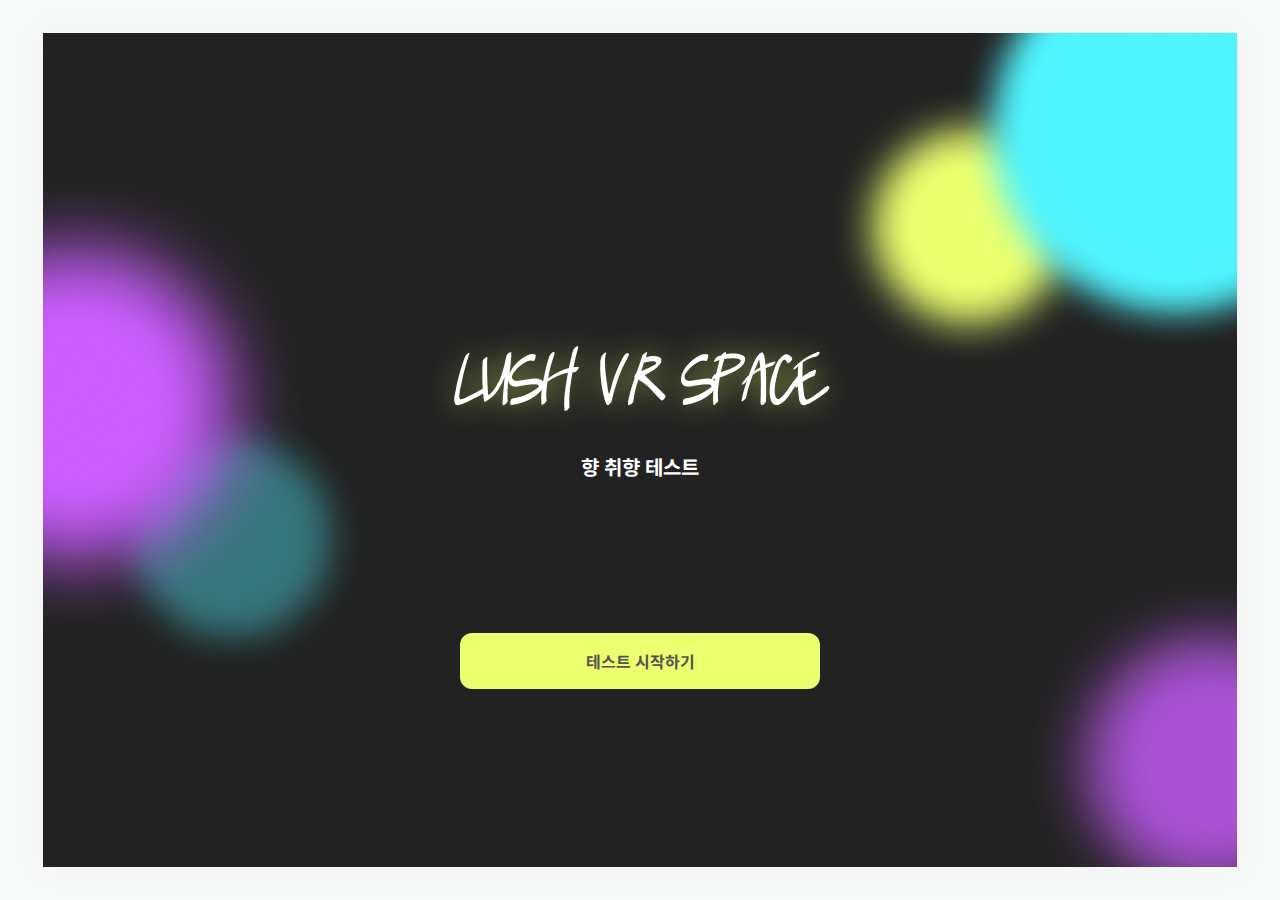
<file: index.html>
<!DOCTYPE html>
<html lang="en">
<head>
  <meta charset="UTF-8">
  <meta http-equiv="X-UA-Compatible" content="IE=edge">
  <meta name="viewport" content="width=device-width, initial-scale=1.0">
  <link href="style.css" rel="stylesheet">
  <link rel="preconnect" href="https://fonts.googleapis.com">
  <link rel="preconnect" href="https://fonts.gstatic.com" crossorigin>
  <link href="https://fonts.googleapis.com/css2?family=Noto+Sans+KR:wght@100;300;400;500;700;900&display=swap" rel="stylesheet">
  <title>Document</title>
</head>
<body>
  <div class="wrapper">
    <div class="container">
      <!--배경-->
      <img class="background" src="images/splash.png">

      <!--타이틀-->
      <img class="splashTitle" src="images/Title.png">

      <!--서브 타이틀-->
      <h2 class="splashSubTitle">향 취향 테스트</h2>

      <!--시작 버튼-->
      <div class="splashButton"><a href="login.html">테스트 시작하기</a></div>
    </div>
  </div>
</body>
</html>
</file>
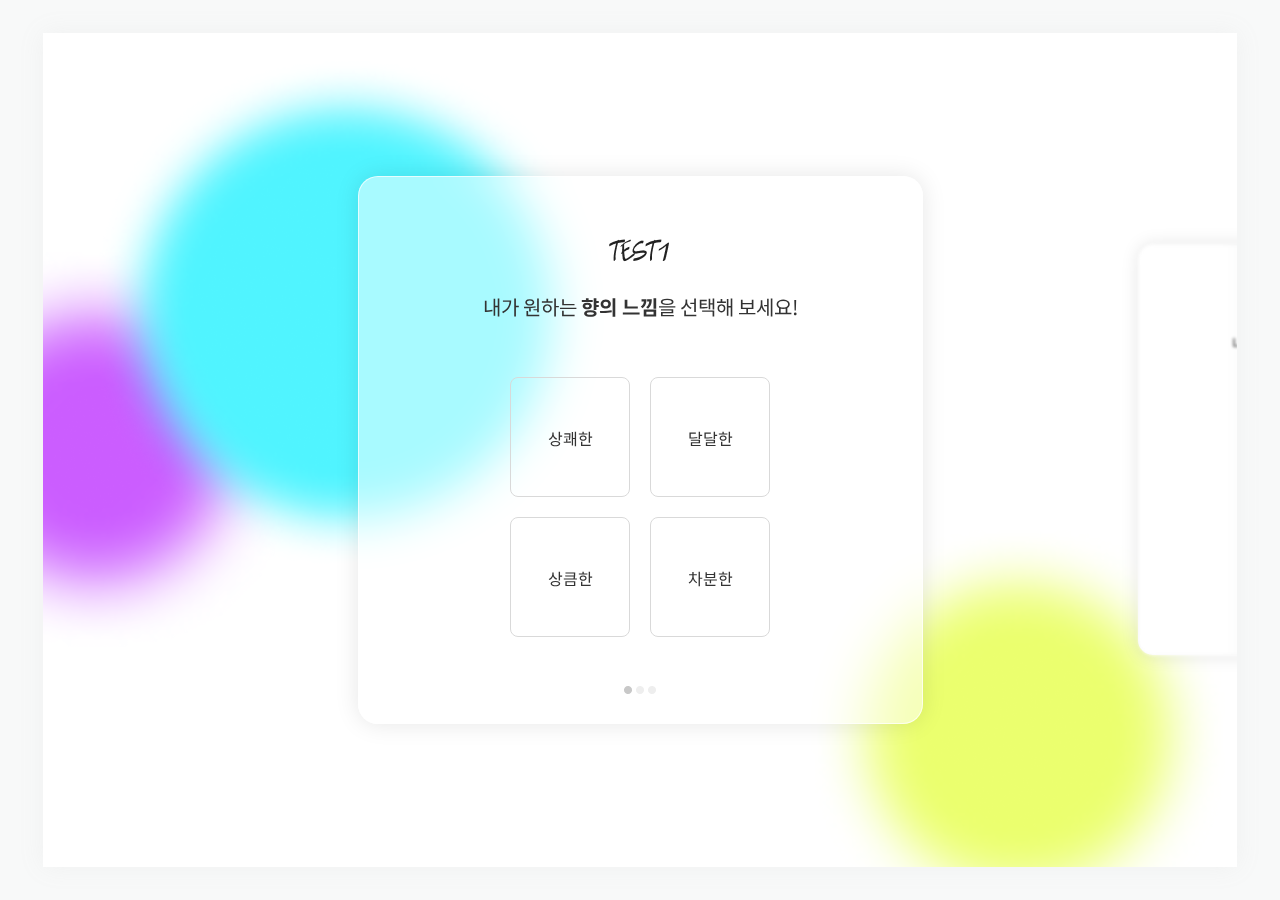
<file: Index.html>
<!DOCTYPE html>
<html lang="en">
<head>
  <meta charset="UTF-8">
  <meta http-equiv="X-UA-Compatible" content="IE=edge">
  <meta name="viewport" content="width=device-width, initial-scale=1.0">
  <link href="style.css" rel="stylesheet">
  <link rel="preconnect" href="https://fonts.googleapis.com">
<link rel="preconnect" href="https://fonts.gstatic.com" crossorigin>
<link href="https://fonts.googleapis.com/css2?family=Noto+Sans+KR:wght@100;300;400;500;700;900&display=swap" rel="stylesheet">
  <title>Lush Test</title>
</head>

<body>
  
  <div class="wrapper">
    <div class="container">
      
      <!--배경-->
      <img class="background" src="images/background.png">

      <div class="test-flex">
        <div class="test">
          <div class="testSlider">
            <!--질문 1-->
            <div class="testWrapper">
              <div class="testContainer1">
                <div class="number">
                  <img src="images/Test1.png">
                </div>
                <h2 class="title">내가 원하는 <b>향의 느낌</b>을 선택해 보세요!</h2>
                <div class="answers-wrapper">
                  <div class="answers">
                    <div class="selection selection1-1 a1">
                      <p class="main">상쾌한</p>
                    </div>
        
                    <div class="selection selection1-2 a2">
                      <p class="main">달달한</p>
                    </div>
        
                    <div class="selection selection1-3 a3">
                      <p class="main">상큼한</p>
                    </div>
        
                    <div class="selection selection1-4 a4">
                      <p class="main">차분한</p>
                    </div>
                  </div>
                </div>
                <div class="page">
                  <img src="images/Page1.png">
                </div>
              </div>
            </div>
    
            <!--질문 2-->
            <div class="testWrapper">
              <div class="testContainer2">
                <div class="number">
                  <img src="images/Test2.png">
                </div>
                <h2 class="title">내가 원하는 <b>향의 느낌</b>을 선택해 보세요!</h2>
                <div class="answers-wrapper">
                  <div class="answers">
                    <div class="selection selection2-1 a1">
                      <p class="main">가벼운</p>
                    </div>
        
                    <div class="selection selection2-2 a2">
                      <p class="main">부드러운</p>
                    </div>
        
                    <div class="selection selection2-3 a3">
                      <p class="main">짙은</p>
                    </div>
        
                    <div class="selection selection2-4 a4">
                      <p class="main">무거운</p>
                    </div>
                  </div>
                </div>
                <div class="page">
                  <img src="images/Page2.png">
                </div>
              </div>
            </div>
    
            <!--질문 3-->
            <div class="testWrapper">
              <div class="testContainer3">
                <div class="number">
                  <img src="images/Test3.png">
                </div>
                <h2 class="title">내가 원하는 <b>향의 느낌</b>을 선택해 보세요!</h2>
                <div class="answers-wrapper">
                  <div class="answers">
                    <div class="selection selection3-1 a1">
                      <p class="main">여성적인</p>
                    </div>
        
                    <div class="selection selection3-2 a2">
                      <p class="main">남성적인</p>
                    </div>
        
                    <div class="selection selection3-3 a3">
                      <p class="main">중성적인</p>
                    </div>
        
                    <div class="selection selection3-4 a4">
                      <p class="main">해당없음</p>
                    </div>
                  </div>
                </div>
                <div class="page">
                  <img src="images/Page3.png">
                </div>
              </div>
            </div>
    
            <!--테스트 결과 설명-->
            <div class="testWrapper">
              <div class="testContainer4">
                <div class="resultImg">
                  <img src="images/Result.png">
                </div>
                <p class="result">테스트를 마쳤습니다.<br><br>
                  이제 VR 기기를 착용하고,<br>
                  테스트 결과를 확인하여 취향을 파악하세요!</p>
                <div class="button"><a href="#">취향 파악하러 가기</a></div>
              </div>
            </div>
          </div>
        </div>
      </div>
    </div>
  </div>
</body>

<script src="carousel.js"></script>
</html>
</file>
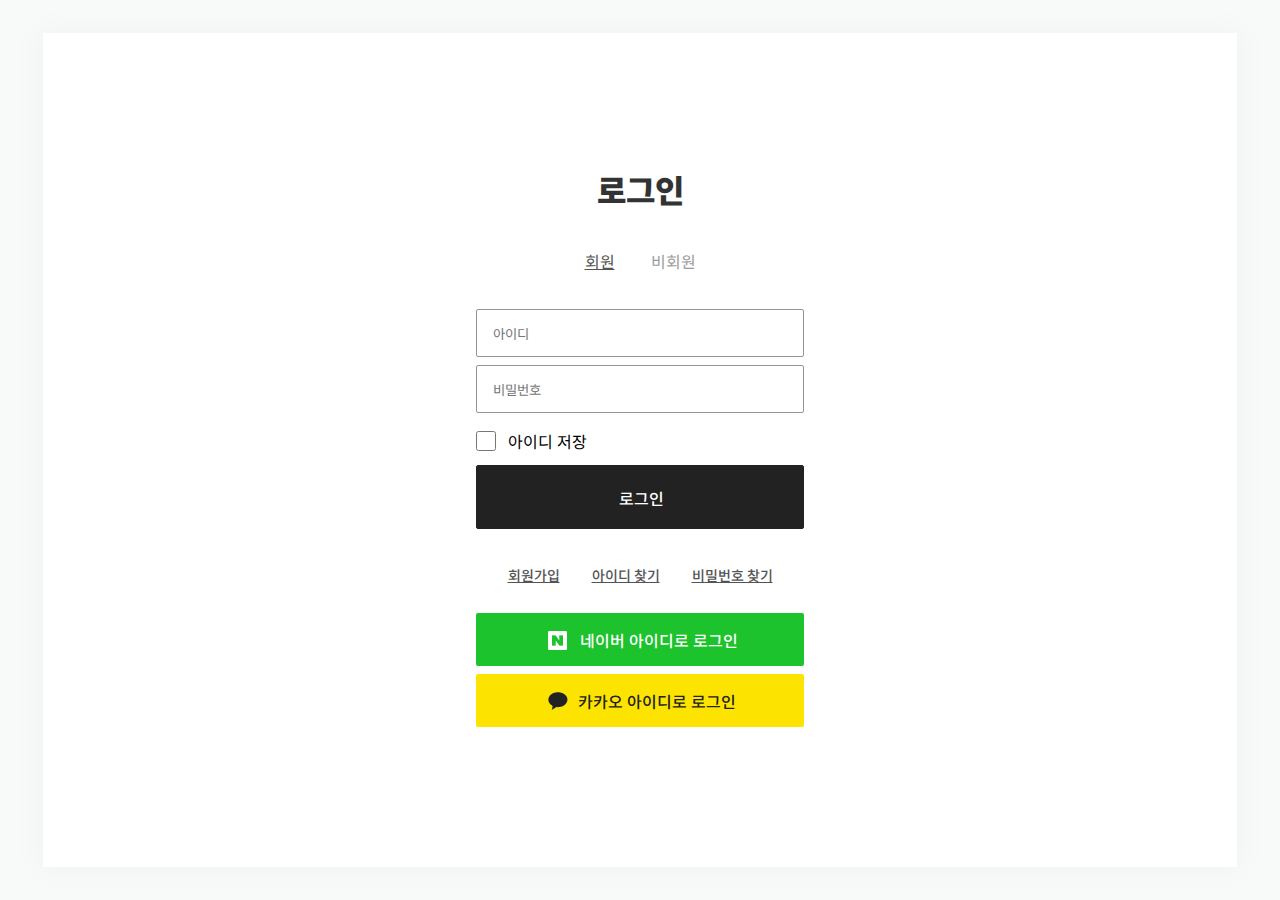
<file: login.html>
<!DOCTYPE html>
<html lang="en">
<head>
  <meta charset="UTF-8">
  <meta http-equiv="X-UA-Compatible" content="IE=edge">
  <meta name="viewport" content="width=device-width, initial-scale=1.0">
  <link href="style.css" rel="stylesheet">
  <link rel="preconnect" href="https://fonts.googleapis.com">
  <link rel="preconnect" href="https://fonts.gstatic.com" crossorigin>
  <link href="https://fonts.googleapis.com/css2?family=Noto+Sans+KR:wght@100;300;400;500;700;900&display=swap" rel="stylesheet">
  <title>Document</title>
</head>
<body>
  <div class="wrapper">
    <div class="container">
      <div class="backgroundColor">
        <h2 class="loginTitle">로그인</h2>
        <div class="memberType">
          <a href="#" class="member">회원</a>
          <a href="#" class="nonMember">비회원</a>
        </div>
        <div class="loginInput">
          <input type="text" placeholder="아이디">
          <input type="text" placeholder="비밀번호">
        </div>
        <div class="idSave">
          <input type="checkbox">
          <p>아이디 저장</p>
        </div>
        <div class="loginButton">
          <a href="lushTest.html">로그인</a>
        </div>
        <div class="idInfo">
          <a href="#">회원가입</a>
          <a href="#">아이디 찾기</a>
          <a href="#">비밀번호 찾기</a>
        </div>
        <div class="naverButton">
          <img src="images/naver.png" alt="naver">
          <p>네이버 아이디로 로그인</p>
        </div>
        <div class="kakaoButton">
          <img src="images/kakao.png" alt="kakao">
          <p>카카오 아이디로 로그인</p>
        </div>
      </div>
    </div>
  </div>
</body>
</html>
</file>
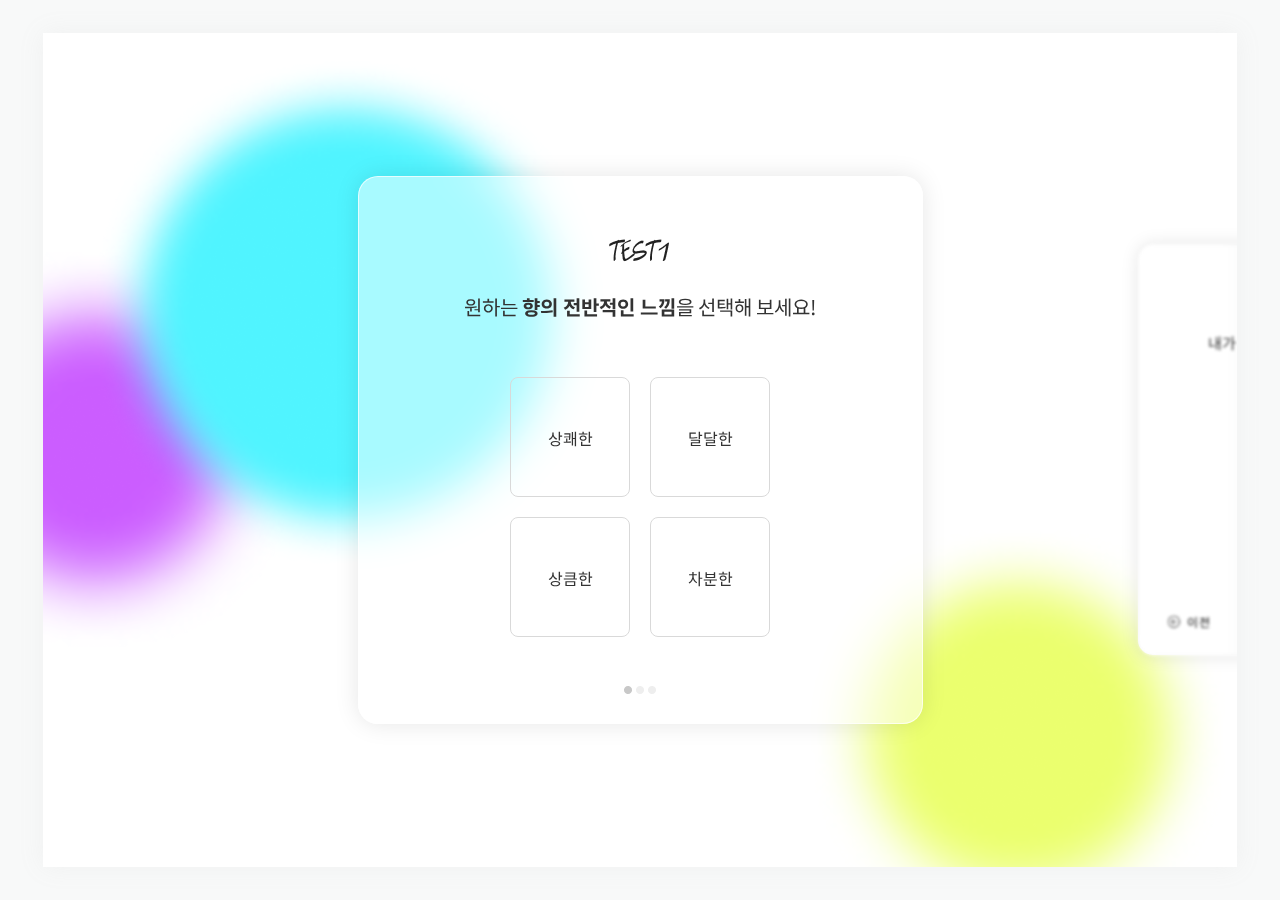
<file: lushTest.html>
<!DOCTYPE html>
<html lang="en">
<head>
  <meta charset="UTF-8">
  <meta http-equiv="X-UA-Compatible" content="IE=edge">
  <meta name="viewport" content="width=device-width, initial-scale=1.0">
  <link href="style.css" rel="stylesheet">
  <link rel="preconnect" href="https://fonts.googleapis.com">
  <link rel="preconnect" href="https://fonts.gstatic.com" crossorigin>
  <link href="https://fonts.googleapis.com/css2?family=Noto+Sans+KR:wght@100;300;400;500;700;900&display=swap" rel="stylesheet">
  <title>Lush Test</title>
</head>

<body>
  
  <div class="wrapper">
    <div class="container">
      
      <!--배경-->
      <img class="background" src="images/background.png">

      <div class="test-flex">
        <div class="test">
          <div class="testSlider">
            <!--질문 1-->
            <div class="testWrapper">
              <div class="testContainer1">
                <div class="number">
                  <img src="images/Test1.png">
                </div>
                <h2 class="title">원하는 <b>향의 전반적인 느낌</b>을 선택해 보세요!</h2>
                <div class="answers-wrapper">
                  <div class="answers">
                    <div class="selection selection1-1 a1">
                      <p class="main">상쾌한</p>
                    </div>
        
                    <div class="selection selection1-2 a2">
                      <p class="main">달달한</p>
                    </div>
        
                    <div class="selection selection1-3 a3">
                      <p class="main">상큼한</p>
                    </div>
        
                    <div class="selection selection1-4 a4">
                      <p class="main">차분한</p>
                    </div>
                  </div>
                </div>
                <div class="page">
                  <img src="images/Page1.png">
                </div>
              </div>
            </div>
    
            <!--질문 2-->
            <div class="testWrapper">
              <div class="testContainer2">
                <div class="number">
                  <img src="images/Test2.png">
                </div>
                <h2 class="title">내가 원하는 <b>향의 강도 및 농도</b>를 선택해 보세요!</h2>
                <div class="answers-wrapper">
                  <div class="answers">
                    <div class="selection selection2-1 a1">
                      <p class="main">가벼운</p>
                    </div>
        
                    <div class="selection selection2-2 a2">
                      <p class="main">부드러운</p>
                    </div>
        
                    <div class="selection selection2-3 a3">
                      <p class="main">짙은</p>
                    </div>
        
                    <div class="selection selection2-4 a4">
                      <p class="main">무거운</p>
                    </div>
                  </div>
                </div>
                <div class="back1">
                  <img src="images/back.png" alt="back">
                  <p>이전</p>
                </div>
                <div class="page">
                  <img src="images/Page2.png">
                </div>
              </div>
            </div>
    
            <!--질문 3-->
            <div class="testWrapper">
              <div class="testContainer3">
                <div class="number">
                  <img src="images/Test3.png">
                </div>
                <h2 class="title">내가 원하는 <b>향의 분위기</b>를 선택해 보세요!</h2>
                <div class="answers-wrapper">
                  <div class="answers">
                    <div class="selection selection3-1 a1">
                      <p class="main">여성적인</p>
                    </div>
        
                    <div class="selection selection3-2 a2">
                      <p class="main">남성적인</p>
                    </div>
        
                    <div class="selection selection3-3 a3">
                      <p class="main">중성적인</p>
                    </div>
        
                    <div class="selection selection3-4 a4">
                      <p class="main">해당없음</p>
                    </div>
                  </div>
                </div>
                <div class="back2">
                  <img src="images/back.png" alt="back">
                  <p>이전</p>
                </div>
                <div class="page">
                  <img src="images/Page3.png">
                </div>
              </div>
            </div>
    
            <!--테스트 결과 설명-->
            <div class="testWrapper">
              <div class="testContainer4">
                <div class="resultImg">
                  <img src="images/Result.png">
                </div>
                <p class="result">테스트를 마쳤습니다.<br><br>
                  이제 VR 기기를 착용하고,<br>
                  취향과 관련된 향 공간을 체험해보세요!</p>
                <div class="button"><a href="index.html">취향 파악하러 가기</a></div>
              </div>
            </div>
          </div>
        </div>
      </div>
    </div>
  </div>
</body>

<script src="carousel.js"></script>
</html>
</file>
<file: style.css>
*{
  box-sizing: border-box;
  margin: 0;
  padding: 0;
  font-family: 'Noto Sans KR', sans-serif;
}

body{
  background-color: #f8f9f9;
}

.wrapper{
  height: 100vh;
  display: flex;
  align-items: center;
  overflow: hidden;
}

.container{
  position: relative;
  overflow: hidden;

  width: 1194px;
  height: 834px;

  margin-left: auto;
  margin-right: auto;
  box-shadow: 0px 0px 24px rgba(163, 163, 163, 0.1);
}

/*배경*/
.background{
  position: absolute;

  width: 100%;
  height: 100%;
  z-index: -20;
}

.backgroundColor{
  width: 100%;
  height: 100%;
  background-color: #fff;
}

/*스플래시*/
.splashTitle{
  width: 476px;
  height: 134px;
  position: absolute;
  top: 280px;
  left: 50%;
  transform: translate(-50%, 0);
}

.splashSubTitle{
  font-size: 20px;
  font-weight: 700;
  line-height: 180%;

  text-align: center;
  color: #fff;

  position: absolute;
  top: 416px;
  left: 50%;
  transform: translate(-50%, 0);
}

.splashButton{
  width: 360px;
  height: 56px;

  display: flex;
  flex-direction: row;
  justify-content: center;
  align-items: center;

  background-color: #EBFF6F;
  border-radius: 12px;

  position: absolute;
  top: 600px;
  left: 50%;
  transform: translate(-50%, 0);
}

.splashButton a{
  width: 360px;
  height: 56px;
  text-align: center;
  text-decoration: none;
  font-size: 16px;
  font-weight: 700;
  color: #545454;
  line-height: 56px;
  vertical-align: middle;
  cursor: pointer;
}

.splashButton:hover{
  background-color: #F3FFA9;
}

/*로그인 창*/
.loginTitle{
  font-size: 32px;
  font-weight: 900;
  line-height: 150%;
  text-align: center;

  color: #333;

  position: absolute;
  top: 132px;
  left: 50%;
  transform: translate(-50%, 0);
}

.memberType{
  display: flex;
  flex-direction: row;
  align-items: flex-start;
  padding: 0px;
  gap: 36px;

  position: absolute;
  top: 216px;
  left: 50%;
  transform: translate(-50%, 0);
}

.member{
  color: #545454;
}

.nonMember{
  color: #9c9c9c;
  text-decoration: none;
}

.loginInput{
  display: flex;
  flex-direction: column;
  align-items: flex-start;
  padding: 0px;
  gap: 8px; 
  position: absolute;
  top: 276px;
  left: 50%;
  transform: translate(-50%, 0);
}

.loginInput input{
  width: 328px;
  height: 48px;

  border: 1px solid #949494;
  border-radius: 2px;
  padding: 16px;
}

.idSave{
  display: flex;
  flex-direction: row;
  align-items: center;
  padding: 0px;
  gap: 12px;

  position: absolute;
  width: 328px;
  left: 50%;
  top: 396px;
  transform: translate(-50%, 0);
}

.idSave input{
  width: 20px;
  height: 20px;

  border: 1px solid #C4C4C4;
  border-radius: 2px;

  cursor: pointer;
}

.loginButton{
  width: 328px;
  height: 64px;
  background-color: #222222;
  border: 1px solid #222222;
  border-radius: 2px;
  text-align: center;

  position: absolute;
  top: 432px;
  left: 50%;
  transform: translate(-50%, 0);
  transition: all ease 0.3s;

  cursor: pointer;
}

.loginButton:hover{
  opacity: 50%;
}

.loginButton a{
  display: inline-block;
  width: 328px;
  height: 64px;
  font-size: 16px;
  font-weight: 500;
  line-height: 64px;
  color: #fff;
  text-align: center;
  text-decoration: none;
}

.idInfo{
  display: flex;
  flex-direction: row;
  align-items: flex-start;
  padding: 0px;
  gap: 32px;

  position: absolute;
  top: 532px;
  left: 50%;
  transform: translate(-50%, 0);
}

.idInfo a{
  font-size: 14px;
  font-weight: 500;
  line-height: 150%;
  color: #545454;
}


.naverButton{
  width: 328px;
  height: 53px;

  background-color: #1CC32C;
  border-radius: 2px;

  display: flex;
  flex-direction: row;
  justify-content: center;
  align-items: center;
  padding: 10px;
  gap: 6px;

  position: absolute;
  top: 580px;
  left: 50%;
  transform: translate(-50%, 0);

  transition: all ease 0.3s;

  cursor: pointer;
}

.naverButton p{
  color: #fff;
  font-size: 16px;
  font-weight: 500;
  line-height: 150%;
}

.naverButton:hover{
  background-color: #92DE99;
}

.kakaoButton{
  width: 328px;
  height: 53px;

  background-color: #FCE400;
  border-radius: 2px;

  display: flex;
  flex-direction: row;
  justify-content: center;
  align-items: center;
  padding: 10px;
  gap: 6px;

  position: absolute;
  top: 641px;
  left: 50%;
  transform: translate(-50%, 0);

  transition: all ease 0.3s;

  cursor: pointer;
}

.kakaoButton p{
  color: #222222;
  font-size: 16px;
  font-weight: 500;
  line-height: 150%;
}

.kakaoButton:hover{
  opacity: 60%;
}

/*테스트 창*/

.testSlider{
  width: 2840px;
  transition: transform 0.5s;

}

.testWrapper{
  width: 565px;
  float: left;
  margin-right: 145px;
}

.testContainer1{
  position: relative;

  width: 565px;
  height: 548px;
  
  background: rgba(255, 255, 255, 0.5);
  border: 1.5px solid rgba(255, 255, 255, 0.7);
  box-shadow: 0px 0px 24px rgba(0, 0, 0, 0.1);
  backdrop-filter: blur(12px);
  border-radius: 20px;

  transition: all ease 0.7s;
}

.testContainer2{
  position: relative;

  width: 565px;
  height: 548px;
  
  background: rgba(255, 255, 255, 0.5);
  border: 1.5px solid rgba(255, 255, 255, 0.7);
  box-shadow: 0px 0px 24px rgba(0, 0, 0, 0.1);
  backdrop-filter: blur(12px);
  border-radius: 20px;

  transform: scale(0.75);
  transition: all ease 0.7s;
  filter: blur(2px);
}

.testContainer3{
  position: relative;

  width: 565px;
  height: 548px;
  
  background: rgba(255, 255, 255, 0.5);
  border: 1.5px solid rgba(255, 255, 255, 0.7);
  box-shadow: 0px 0px 24px rgba(0, 0, 0, 0.1);
  backdrop-filter: blur(12px);
  border-radius: 20px;

  transform: scale(0.75);
  transition: all ease 0.7s;
  filter: blur(2px);
}

.testContainer4{
  position: relative;

  width: 565px;
  height: 548px;
  
  background: rgba(255, 255, 255, 0.5);
  border: 1.5px solid rgba(255, 255, 255, 0.7);
  box-shadow: 0px 0px 24px rgba(0, 0, 0, 0.1);
  backdrop-filter: blur(12px);
  border-radius: 20px;

  transform: scale(0.75);
  transition: all ease 0.7s;
  filter: blur(2px);
}

.number{
  width: 64px;
  height: 36px;
  position: absolute;
  top: 56px;
  left: 50%;
  transform: translate(-50%, 0);
}

.title{
  position: absolute;

  top: 112px;
  left: 50%;
  transform: translate(-50%, 0);

  width: 400px;

  font-size: 20px;
  font-weight: 400;
  line-height: 180%;
  text-align: center;
  color: #333;
}

.answers-wrapper{
  position: absolute;
  top: 200px;
  left: 50%;
  transform: translate(-50%, 0);

}

.page{
  position: absolute;
  
  bottom: 40px;
  left: 50%;
  transform: translate(-50%, 0);

  width: 32px;
  height: 8px;
}

.back1{
  display: flex;
  flex-direction: row;
  justify-content: center;
  align-items: center;
  padding: 0px;
  gap: 8px;

  position: absolute;
  left: 36px;
  bottom: 32px;

  cursor: pointer;
}

.back2{
  display: flex;
  flex-direction: row;
  justify-content: center;
  align-items: center;
  padding: 0px;
  gap: 8px;

  position: absolute;
  left: 36px;
  bottom: 32px;

  cursor: pointer;
}

.back3{
  display: flex;
  flex-direction: row;
  justify-content: center;
  align-items: center;
  padding: 0px;
  gap: 8px;

  position: absolute;
  left: 36px;
  bottom: 32px;
}

.back p{
  font-size: 16px;
  font-weight: 400;
  line-height: 180%;

  text-align: center;

  color: #555;
}


/*테스트 버튼*/
.answers{
  position: relative;
  margin-left: auto;
  margin-right: auto;

  width: 260px;
  height: 260px;

  cursor: pointer;
}

.selection{
  width: 120px;
  height: 120px;

  border: 1px solid #D9D9D9;
  border-radius: 8px;

}

.selection:hover{
  background-color: #EBFF6F;
  transition: all ease 0.5s;
}

.selection p{
  font-size: 16px;
  color: #333;
  text-align: center;
  line-height: 120px;
  vertical-align: middle;
}

.a1{
  position: absolute;
  top: 0;
  left: 0;
}

.a2{
  position: absolute;
  top: 0;
  right: 0;
}

.a3{
  position: absolute;
  bottom: 0;
  left: 0;
}

.a4{
  position: absolute;
  bottom: 0;
  right: 0;
}

.test{
  width: 565px;
  height: 548px;
  margin-left: auto;
  margin-right: auto;
}

.test-flex{
  height: 100%;
  display: flex;
  align-items: center;
}

.result{
  position: absolute;

  top: 200px;
  left: 50%;
  transform: translate(-50%, 0);

  width: 320px;

  font-size: 16px;
  font-weight: 500;
  line-height: 180%;
  color: #333;
  text-align: center;
}

.resultImg{
  position: absolute;
  top: 112px;
  left: 50%;
  transform: translate(-50%, 0);

  width: 120px;
  height: 44px;
}

/*테스트 결과 버튼*/
.button{
  position: absolute;

  bottom: 80px;
  left: 50%;
  transform: translate(-50%, 0);

  width: 272px;
  height: 56px;

  background-color: #EBFF6F;
  border-radius: 8px;
  text-align: center;

  transition: all ease 0.3s;
}

.button a{
  display: inline-block;
  width: 272px;
  height: 56px;
  text-decoration: none;
  font-size: 16px;
  font-weight: 700;
  color: #545454;
  line-height: 56px;
  vertical-align: middle;
}

.button:hover{
  opacity: 50%;
}
</file>
